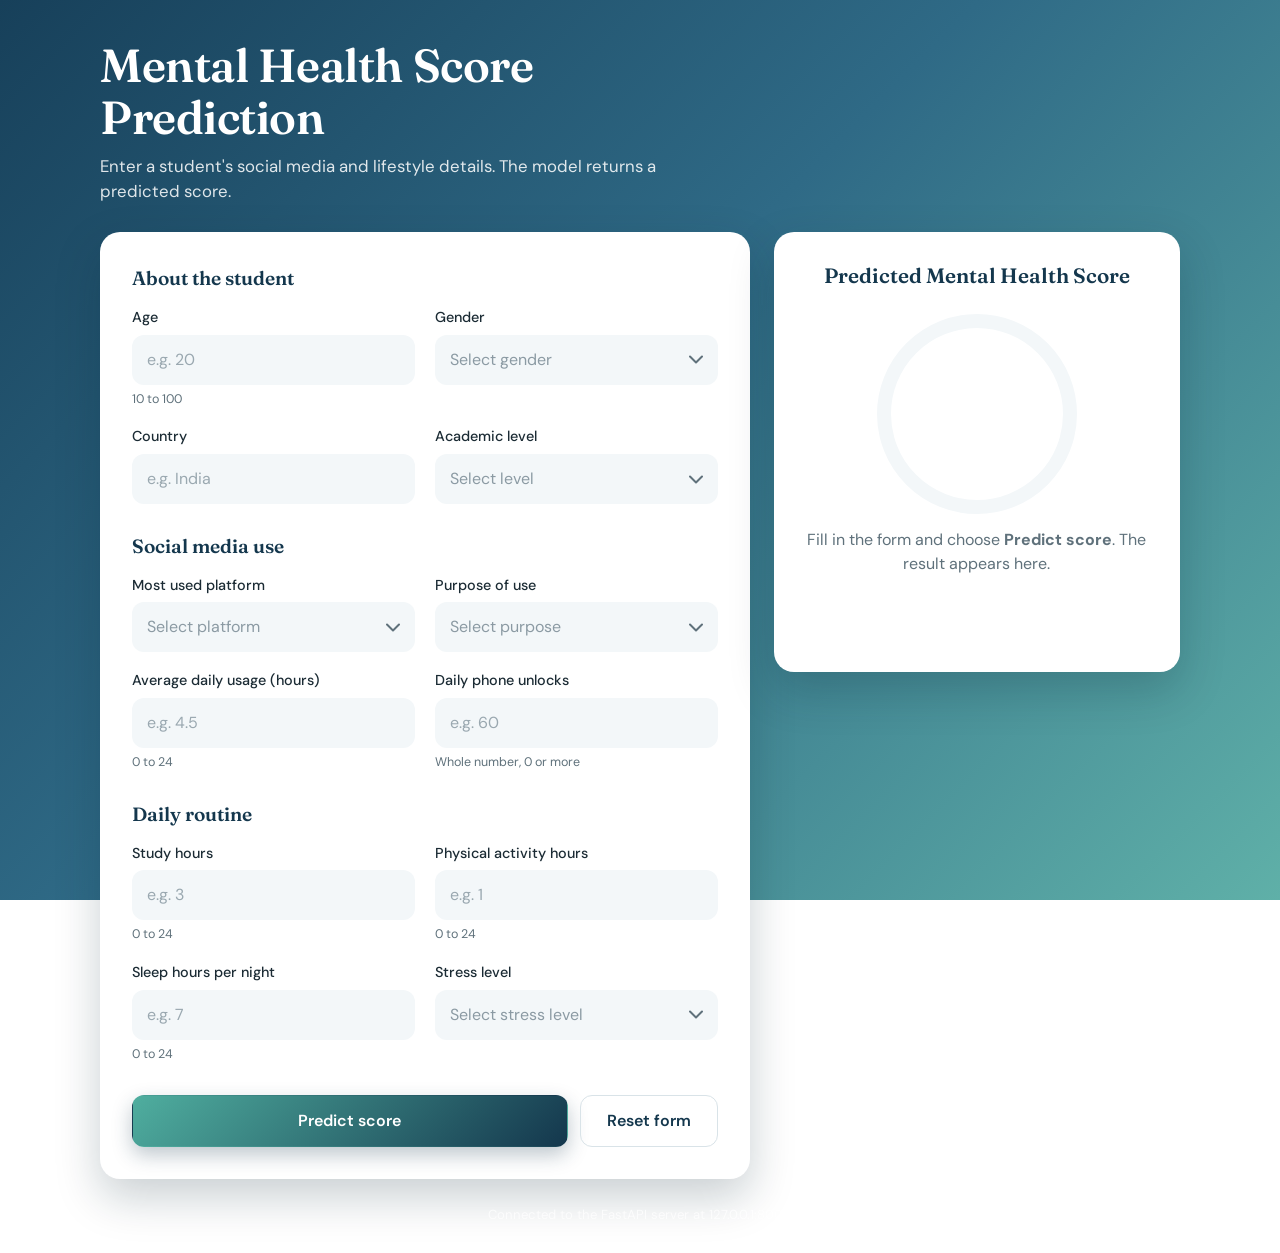
<file: index.html>
<!DOCTYPE html>
<html lang="en">
<head>
  <meta charset="UTF-8" />
  <meta name="viewport" content="width=device-width, initial-scale=1" />
  <title>Mental Health Score Prediction</title>
  <link rel="preconnect" href="https://fonts.googleapis.com" />
  <link rel="preconnect" href="https://fonts.gstatic.com" crossorigin />
  <link href="https://fonts.googleapis.com/css2?family=DM+Sans:wght@400;500;600&family=Fraunces:opsz,wght@9..144,500;9..144,600&display=swap" rel="stylesheet" />
  <link rel="stylesheet" href="style.css" />
</head>
<body>
  <div class="page">
    <header class="hero">
      <h1>Mental Health Score Prediction</h1>
      <p>Enter a student's social media and lifestyle details. The model returns a predicted score.</p>
    </header>

    <main class="layout">
      <!-- ============ FORM ============ -->
      <section class="card form-card" aria-labelledby="form-title">
        <h2 id="form-title" class="visually-hidden">Student details</h2>

        <form id="predict-form" novalidate>
          <fieldset>
            <legend>About the student</legend>
            <div class="grid">
              <div class="field">
                <label for="age">Age</label>
                <input type="number" id="age" name="age" min="10" max="100" step="1" placeholder="e.g. 20" inputmode="numeric" />
                <small class="hint">10 to 100</small>
                <span class="error-msg" role="alert"></span>
              </div>

              <div class="field">
                <label for="gender">Gender</label>
                <select id="gender" name="gender">
                  <option value="" selected disabled>Select gender</option>
                  <option value="Male">Male</option>
                  <option value="Female">Female</option>
                </select>
                <span class="error-msg" role="alert"></span>
              </div>

              <div class="field">
                <label for="country">Country</label>
                <input type="text" id="country" name="country" placeholder="e.g. India" autocomplete="country-name" />
                <span class="error-msg" role="alert"></span>
              </div>

              <div class="field">
                <label for="academic_Level">Academic level</label>
                <select id="academic_Level" name="academic_Level">
                  <option value="" selected disabled>Select level</option>
                  <option value="Undergraduate">Undergraduate</option>
                  <option value="Graduate">Graduate</option>
                  <option value="High School">High School</option>
                </select>
                <span class="error-msg" role="alert"></span>
              </div>
            </div>
          </fieldset>

          <fieldset>
            <legend>Social media use</legend>
            <div class="grid">
              <div class="field">
                <label for="most_Used_Platform">Most used platform</label>
                <select id="most_Used_Platform" name="most_Used_Platform">
                  <option value="" selected disabled>Select platform</option>
                  <option value="Facebook">Facebook</option>
                  <option value="LinkedIn">LinkedIn</option>
                  <option value="Instagram">Instagram</option>
                  <option value="Snapchat">Snapchat</option>
                  <option value="Twitter">Twitter</option>
                  <option value="YouTube">YouTube</option>
                  <option value="TikTok">TikTok</option>
                  <option value="LINE">LINE</option>
                  <option value="KakaoTalk">KakaoTalk</option>
                  <option value="VKontakte">VKontakte</option>
                  <option value="WhatsApp">WhatsApp</option>
                  <option value="WeChat">WeChat</option>
                </select>
                <span class="error-msg" role="alert"></span>
              </div>

              <div class="field">
                <label for="purpose_Of_Use">Purpose of use</label>
                <select id="purpose_Of_Use" name="purpose_Of_Use">
                  <option value="" selected disabled>Select purpose</option>
                  <option value="Networking">Networking</option>
                  <option value="Education">Education</option>
                  <option value="Entertainment">Entertainment</option>
                  <option value="News">News</option>
                </select>
                <span class="error-msg" role="alert"></span>
              </div>

              <div class="field">
                <label for="avg_Daily_Usage_Hours">Average daily usage (hours)</label>
                <input type="number" id="avg_Daily_Usage_Hours" name="avg_Daily_Usage_Hours" min="0" max="24" step="any" placeholder="e.g. 4.5" inputmode="decimal" />
                <small class="hint">0 to 24</small>
                <span class="error-msg" role="alert"></span>
              </div>

              <div class="field">
                <label for="daily_Unlocks">Daily phone unlocks</label>
                <input type="number" id="daily_Unlocks" name="daily_Unlocks" min="0" step="1" placeholder="e.g. 60" inputmode="numeric" />
                <small class="hint">Whole number, 0 or more</small>
                <span class="error-msg" role="alert"></span>
              </div>
            </div>
          </fieldset>

          <fieldset>
            <legend>Daily routine</legend>
            <div class="grid">
              <div class="field">
                <label for="study_Hours">Study hours</label>
                <input type="number" id="study_Hours" name="study_Hours" min="0" max="24" step="any" placeholder="e.g. 3" inputmode="decimal" />
                <small class="hint">0 to 24</small>
                <span class="error-msg" role="alert"></span>
              </div>

              <div class="field">
                <label for="physical_Activity_Hours">Physical activity hours</label>
                <input type="number" id="physical_Activity_Hours" name="physical_Activity_Hours" min="0" max="24" step="any" placeholder="e.g. 1" inputmode="decimal" />
                <small class="hint">0 to 24</small>
                <span class="error-msg" role="alert"></span>
              </div>

              <div class="field">
                <label for="sleep_Hours_Per_Night">Sleep hours per night</label>
                <input type="number" id="sleep_Hours_Per_Night" name="sleep_Hours_Per_Night" min="0" max="24" step="any" placeholder="e.g. 7" inputmode="decimal" />
                <small class="hint">0 to 24</small>
                <span class="error-msg" role="alert"></span>
              </div>

              <div class="field">
                <label for="stress_Level">Stress level</label>
                <select id="stress_Level" name="stress_Level">
                  <option value="" selected disabled>Select stress level</option>
                  <option value="Low">Low</option>
                  <option value="Medium">Medium</option>
                  <option value="High">High</option>
                  <option value="Very High">Very High</option>
                </select>
                <span class="error-msg" role="alert"></span>
              </div>
            </div>
          </fieldset>

          <div class="actions">
            <button type="submit" id="submit-btn" class="btn btn-primary">Predict score</button>
            <button type="button" id="reset-btn" class="btn btn-ghost">Reset form</button>
          </div>
        </form>
      </section>

      <!-- ============ RESULT ============ -->
      <aside class="card result-card" aria-live="polite" aria-labelledby="result-title">
        <h2 id="result-title">Predicted Mental Health Score</h2>

        <!-- Idle -->
        <div class="state state-idle" data-state="idle">
          <div class="ring-placeholder" aria-hidden="true"></div>
          <p>Fill in the form and choose <strong>Predict score</strong>. The result appears here.</p>
        </div>

        <!-- Loading -->
        <div class="state state-loading" data-state="loading" hidden>
          <div class="spinner" aria-hidden="true"></div>
          <p>Predicting…</p>
        </div>

        <!-- Success -->
        <div class="state state-success" data-state="success" hidden>
          <div class="ring-wrap">
            <svg class="ring" viewBox="0 0 200 200" aria-hidden="true">
              <defs>
                <linearGradient id="ringGradient" x1="0" y1="0" x2="1" y2="1">
                  <stop offset="0%" stop-color="#6fc4b5" />
                  <stop offset="100%" stop-color="#7c7fd6" />
                </linearGradient>
              </defs>
              <circle class="ring-track" cx="100" cy="100" r="88" />
              <circle class="ring-bar" id="ring-bar" cx="100" cy="100" r="88" />
            </svg>
            <div class="ring-center">
              <span class="score" id="score-value">0.00</span>
            </div>
          </div>
          <p class="result-note">Score returned by the model. The ring marks a completed prediction and does not represent a scale.</p>
        </div>

        <!-- Error -->
        <div class="state state-error" data-state="error" hidden>
          <div class="error-icon" aria-hidden="true">!</div>
          <h3>Prediction failed</h3>
          <p id="error-text">Something went wrong.</p>
          <button type="button" id="retry-btn" class="btn btn-ghost">Try again</button>
        </div>
      </aside>
    </main>

    <footer class="foot">Connected to the FastAPI server at 127.0.0.1:8000</footer>
  </div>

  <script src="script.js"></script>
</body>
</html>
</file>
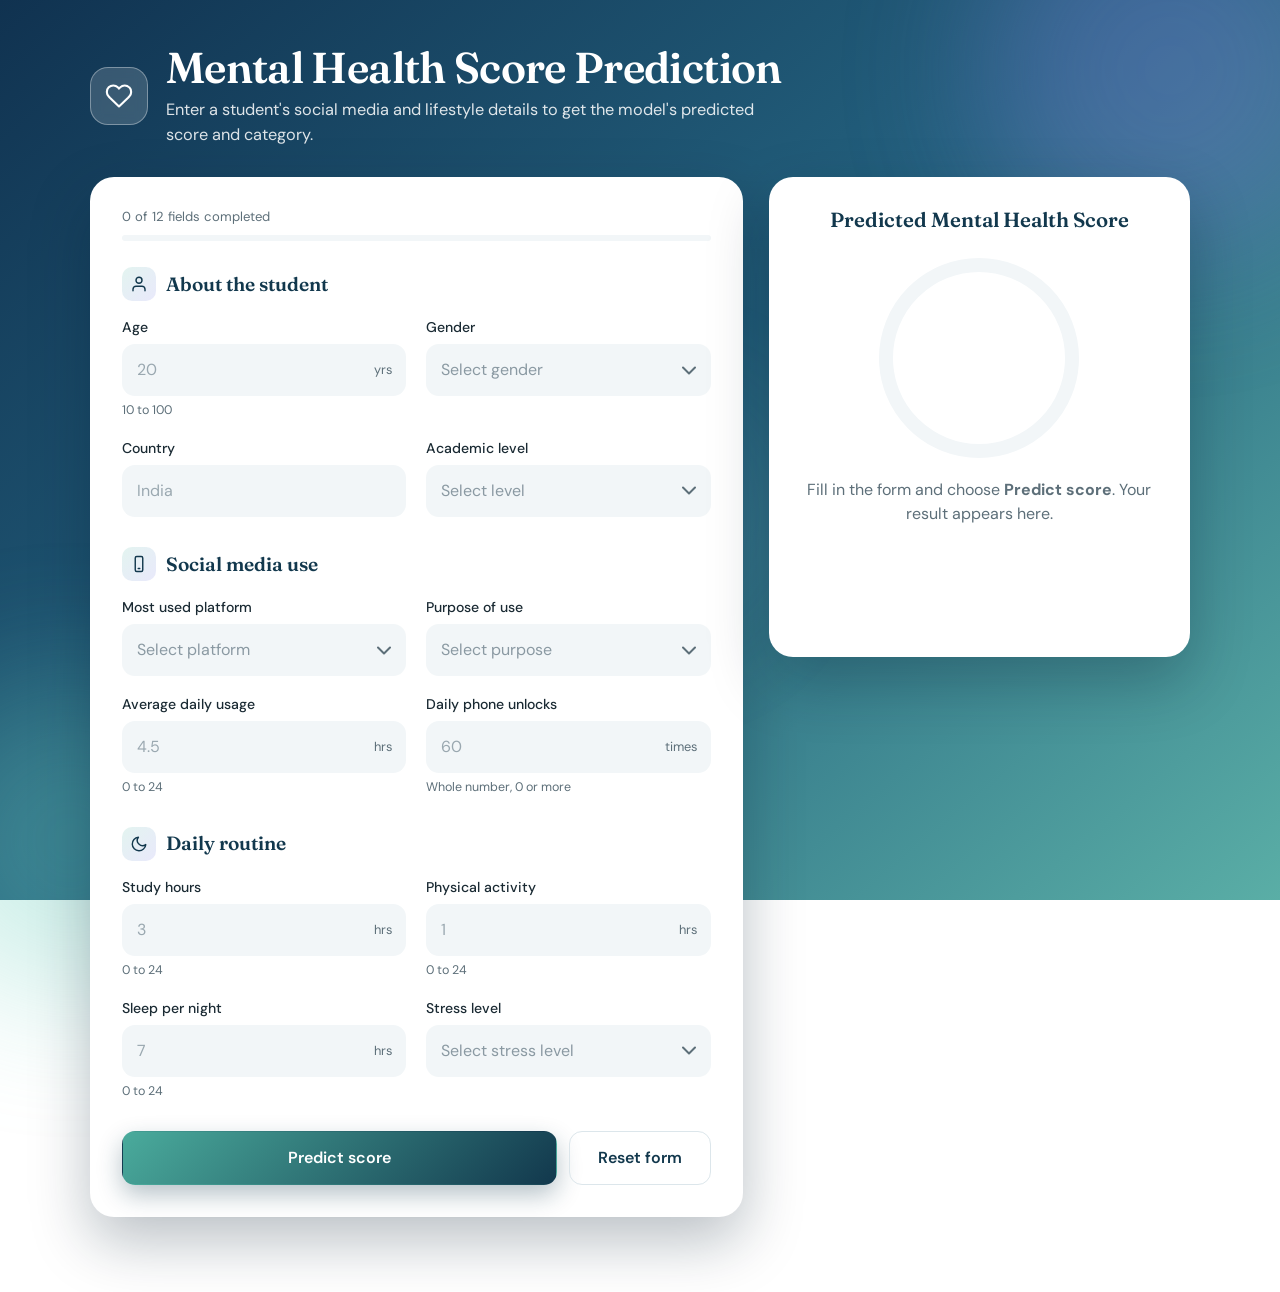
<file: public/index.html>
<!DOCTYPE html>
<html lang="en">
<head>
  <meta charset="UTF-8" />
  <meta name="viewport" content="width=device-width, initial-scale=1" />
  <title>Mental Health Score Prediction</title>
  <link rel="preconnect" href="https://fonts.googleapis.com" />
  <link rel="preconnect" href="https://fonts.gstatic.com" crossorigin />
  <link href="https://fonts.googleapis.com/css2?family=DM+Sans:wght@400;500;600&family=Fraunces:opsz,wght@9..144,500;9..144,600&display=swap" rel="stylesheet" />
  <link rel="stylesheet" href="style.css" />
</head>
<body>
  <div class="bg-shapes" aria-hidden="true"><span></span><span></span><span></span></div>

  <div class="page">
    <header class="hero">
      <div class="brand">
        <svg viewBox="0 0 24 24" aria-hidden="true"><path d="M20.8 4.6a5.5 5.5 0 0 0-7.8 0L12 5.7l-1-1.1a5.5 5.5 0 0 0-7.8 7.8l1 1.1L12 21l7.8-7.5 1-1.1a5.5 5.5 0 0 0 0-7.8z"/></svg>
      </div>
      <div>
        <h1>Mental Health Score Prediction</h1>
        <p>Enter a student's social media and lifestyle details to get the model's predicted score and category.</p>
      </div>
    </header>

    <main class="layout">
      <!-- ============ FORM ============ -->
      <section class="card form-card" aria-labelledby="form-title">
        <h2 id="form-title" class="visually-hidden">Student details</h2>

        <div class="progress" aria-hidden="true">
          <div class="progress-text"><span id="progress-label">0 of 12 fields completed</span></div>
          <div class="progress-track"><div class="progress-fill" id="progress-fill"></div></div>
        </div>

        <form id="predict-form" novalidate>
          <fieldset>
            <legend>
              <span class="legend-icon"><svg viewBox="0 0 24 24"><path d="M20 21v-2a4 4 0 0 0-4-4H8a4 4 0 0 0-4 4v2"/><circle cx="12" cy="7" r="4"/></svg></span>
              About the student
            </legend>
            <div class="grid">
              <div class="field">
                <label for="age">Age</label>
                <div class="input-wrap">
                  <input type="number" id="age" name="age" min="10" max="100" step="1" placeholder="20" inputmode="numeric" />
                  <span class="unit">yrs</span>
                </div>
                <small class="hint">10 to 100</small>
                <span class="error-msg" role="alert"></span>
              </div>

              <div class="field">
                <label for="gender">Gender</label>
                <select id="gender" name="gender">
                  <option value="" selected disabled>Select gender</option>
                  <option value="Male">Male</option>
                  <option value="Female">Female</option>
                </select>
                <span class="error-msg" role="alert"></span>
              </div>

              <div class="field">
                <label for="country">Country</label>
                <input type="text" id="country" name="country" placeholder="India" autocomplete="country-name" />
                <span class="error-msg" role="alert"></span>
              </div>

              <div class="field">
                <label for="academic_Level">Academic level</label>
                <select id="academic_Level" name="academic_Level">
                  <option value="" selected disabled>Select level</option>
                  <option value="Undergraduate">Undergraduate</option>
                  <option value="Graduate">Graduate</option>
                  <option value="High School">High School</option>
                </select>
                <span class="error-msg" role="alert"></span>
              </div>
            </div>
          </fieldset>

          <fieldset>
            <legend>
              <span class="legend-icon"><svg viewBox="0 0 24 24"><rect x="7" y="2" width="10" height="20" rx="2"/><path d="M11 18h2"/></svg></span>
              Social media use
            </legend>
            <div class="grid">
              <div class="field">
                <label for="most_Used_Platform">Most used platform</label>
                <select id="most_Used_Platform" name="most_Used_Platform">
                  <option value="" selected disabled>Select platform</option>
                  <option value="Facebook">Facebook</option>
                  <option value="LinkedIn">LinkedIn</option>
                  <option value="Instagram">Instagram</option>
                  <option value="Snapchat">Snapchat</option>
                  <option value="Twitter">Twitter</option>
                  <option value="YouTube">YouTube</option>
                  <option value="TikTok">TikTok</option>
                  <option value="LINE">LINE</option>
                  <option value="KakaoTalk">KakaoTalk</option>
                  <option value="VKontakte">VKontakte</option>
                  <option value="WhatsApp">WhatsApp</option>
                  <option value="WeChat">WeChat</option>
                </select>
                <span class="error-msg" role="alert"></span>
              </div>

              <div class="field">
                <label for="purpose_Of_Use">Purpose of use</label>
                <select id="purpose_Of_Use" name="purpose_Of_Use">
                  <option value="" selected disabled>Select purpose</option>
                  <option value="Networking">Networking</option>
                  <option value="Education">Education</option>
                  <option value="Entertainment">Entertainment</option>
                  <option value="News">News</option>
                </select>
                <span class="error-msg" role="alert"></span>
              </div>

              <div class="field">
                <label for="avg_Daily_Usage_Hours">Average daily usage</label>
                <div class="input-wrap">
                  <input type="number" id="avg_Daily_Usage_Hours" name="avg_Daily_Usage_Hours" min="0" max="24" step="any" placeholder="4.5" inputmode="decimal" />
                  <span class="unit">hrs</span>
                </div>
                <small class="hint">0 to 24</small>
                <span class="error-msg" role="alert"></span>
              </div>

              <div class="field">
                <label for="daily_Unlocks">Daily phone unlocks</label>
                <div class="input-wrap">
                  <input type="number" id="daily_Unlocks" name="daily_Unlocks" min="0" step="1" placeholder="60" inputmode="numeric" />
                  <span class="unit">times</span>
                </div>
                <small class="hint">Whole number, 0 or more</small>
                <span class="error-msg" role="alert"></span>
              </div>
            </div>
          </fieldset>

          <fieldset>
            <legend>
              <span class="legend-icon"><svg viewBox="0 0 24 24"><path d="M21 12.8A9 9 0 1 1 11.2 3a7 7 0 0 0 9.8 9.8z"/></svg></span>
              Daily routine
            </legend>
            <div class="grid">
              <div class="field">
                <label for="study_Hours">Study hours</label>
                <div class="input-wrap">
                  <input type="number" id="study_Hours" name="study_Hours" min="0" max="24" step="any" placeholder="3" inputmode="decimal" />
                  <span class="unit">hrs</span>
                </div>
                <small class="hint">0 to 24</small>
                <span class="error-msg" role="alert"></span>
              </div>

              <div class="field">
                <label for="physical_Activity_Hours">Physical activity</label>
                <div class="input-wrap">
                  <input type="number" id="physical_Activity_Hours" name="physical_Activity_Hours" min="0" max="24" step="any" placeholder="1" inputmode="decimal" />
                  <span class="unit">hrs</span>
                </div>
                <small class="hint">0 to 24</small>
                <span class="error-msg" role="alert"></span>
              </div>

              <div class="field">
                <label for="sleep_Hours_Per_Night">Sleep per night</label>
                <div class="input-wrap">
                  <input type="number" id="sleep_Hours_Per_Night" name="sleep_Hours_Per_Night" min="0" max="24" step="any" placeholder="7" inputmode="decimal" />
                  <span class="unit">hrs</span>
                </div>
                <small class="hint">0 to 24</small>
                <span class="error-msg" role="alert"></span>
              </div>

              <div class="field">
                <label for="stress_Level">Stress level</label>
                <select id="stress_Level" name="stress_Level">
                  <option value="" selected disabled>Select stress level</option>
                  <option value="Low">Low</option>
                  <option value="Medium">Medium</option>
                  <option value="High">High</option>
                  <option value="Very High">Very High</option>
                </select>
                <span class="error-msg" role="alert"></span>
              </div>
            </div>
          </fieldset>

          <div class="actions">
            <button type="submit" id="submit-btn" class="btn btn-primary">Predict score</button>
            <button type="button" id="reset-btn" class="btn btn-ghost">Reset form</button>
          </div>
        </form>
      </section>

      <!-- ============ RESULT ============ -->
      <aside class="card result-card" aria-live="polite" aria-labelledby="result-title">
        <h2 id="result-title">Predicted Mental Health Score</h2>

        <!-- Idle -->
        <div class="state state-idle" data-state="idle">
          <div class="ring-placeholder" aria-hidden="true"></div>
          <p>Fill in the form and choose <strong>Predict score</strong>. Your result appears here.</p>
        </div>

        <!-- Loading -->
        <div class="state state-loading" data-state="loading" hidden>
          <div class="spinner" aria-hidden="true"></div>
          <p>Predicting…</p>
        </div>

        <!-- Success -->
        <div class="state state-success" data-state="success" data-category="none" hidden>
          <div class="ring-wrap">
            <svg class="ring" viewBox="0 0 200 200" aria-hidden="true">
              <circle class="ring-track" cx="100" cy="100" r="88" />
              <circle class="ring-bar" id="ring-bar" cx="100" cy="100" r="88" />
            </svg>
            <div class="ring-center">
              <span class="score" id="score-value">0.00</span>
            </div>
          </div>

          <span class="category-badge" id="category-badge">
            <span class="dot" aria-hidden="true"></span>
            <span id="category-label">Category</span>
          </span>
          <p class="category-explain" id="category-explain"></p>

          <div class="scale" id="scale" aria-hidden="true">
            <div class="scale-track">
              <div class="scale-bar" id="scale-bar"></div>
              <div class="scale-marker" id="scale-marker"></div>
            </div>
            <div class="scale-ticks" id="scale-ticks"></div>
          </div>

          <p class="disclaimer">Educational ML-based estimate, not a medical diagnosis.</p>
        </div>

        <!-- Error -->
        <div class="state state-error" data-state="error" hidden>
          <div class="error-icon" aria-hidden="true">!</div>
          <h3>Prediction failed</h3>
          <p id="error-text">Something went wrong.</p>
          <button type="button" id="retry-btn" class="btn btn-ghost">Try again</button>
        </div>
      </aside>
    </main>

    <footer class="foot">Connected to the FastAPI server at 127.0.0.1:8000</footer>
  </div>

  <script src="script.js"></script>
</body>
</html>
</file>
<file: style.css>
/* ---------- Tokens ---------- */
:root {
  --tide: #14374d;
  --ink: #1b2b34;
  --muted: #5f717b;
  --line: #d9e3e8;
  --mist: #f3f7f9;
  --seafoam: #4fae9f;
  --seafoam-dark: #3a8f82;
  --lavender: #7c7fd6;
  --danger: #c0392b;
  --danger-bg: #fdeeec;
  --paper: #ffffff;

  --font-display: "Fraunces", Georgia, "Times New Roman", serif;
  --font-body: "DM Sans", system-ui, -apple-system, "Segoe UI", Roboto, sans-serif;

  --ring-circumference: 552.92; /* 2 * PI * 88 */
}

*,
*::before,
*::after { box-sizing: border-box; }

html { -webkit-text-size-adjust: 100%; }

body {
  margin: 0;
  font-family: var(--font-body);
  color: var(--ink);
  line-height: 1.5;
  min-height: 100vh;
  background: linear-gradient(135deg, #17405a 0%, #2f6a86 45%, #5fb0a8 100%);
  background-attachment: fixed;
}

.visually-hidden {
  position: absolute !important;
  width: 1px; height: 1px;
  overflow: hidden;
  clip: rect(0 0 0 0);
  white-space: nowrap;
}

/* ---------- Page ---------- */
.page {
  max-width: 1120px;
  margin: 0 auto;
  padding: 40px 20px 28px;
}

.hero {
  color: #fff;
  max-width: 640px;
  margin-bottom: 28px;
}

.hero h1 {
  font-family: var(--font-display);
  font-weight: 600;
  font-size: clamp(1.9rem, 4.5vw, 2.9rem);
  line-height: 1.12;
  letter-spacing: -0.01em;
  margin: 0 0 10px;
}

.hero p {
  margin: 0;
  font-size: 1.05rem;
  color: rgba(255, 255, 255, 0.86);
  max-width: 52ch;
}

.layout {
  display: grid;
  grid-template-columns: minmax(0, 1.6fr) minmax(0, 1fr);
  gap: 24px;
  align-items: start;
}

.card {
  background: var(--paper);
  border-radius: 20px;
  box-shadow: 0 18px 45px rgba(10, 35, 50, 0.22);
}

/* ---------- Form ---------- */
.form-card { padding: 32px; }

fieldset {
  border: 0;
  padding: 0;
  margin: 0 0 28px;
  min-width: 0;
}

legend {
  font-family: var(--font-display);
  font-weight: 600;
  font-size: 1.2rem;
  color: var(--tide);
  padding: 0;
  margin-bottom: 14px;
}

.grid {
  display: grid;
  grid-template-columns: repeat(2, minmax(0, 1fr));
  gap: 18px 20px;
}

.field { display: flex; flex-direction: column; }

.field label {
  font-size: 0.9rem;
  font-weight: 500;
  margin-bottom: 6px;
  color: var(--ink);
}

.field input,
.field select {
  width: 100%;
  font: inherit;
  font-size: 1rem;
  color: var(--ink);
  background: var(--mist);
  border: 1.5px solid transparent;
  border-radius: 12px;
  padding: 12px 14px;
  transition: border-color 0.2s, background-color 0.2s, box-shadow 0.2s;
}

.field select {
  appearance: none;
  -webkit-appearance: none;
  padding-right: 40px;
  cursor: pointer;
  background-image: url("data:image/svg+xml,%3Csvg xmlns='http://www.w3.org/2000/svg' width='14' height='9' viewBox='0 0 14 9' fill='none'%3E%3Cpath d='M1 1.5l6 6 6-6' stroke='%235f717b' stroke-width='2' stroke-linecap='round' stroke-linejoin='round'/%3E%3C/svg%3E");
  background-repeat: no-repeat;
  background-position: right 14px center;
}

.field select:invalid,
.field select:has(option[value=""]:checked) { color: #8b9aa3; }
.field select option { color: var(--ink); }

.field input::placeholder { color: #9aa8b0; }

.field input:hover,
.field select:hover { border-color: var(--line); }

.field input:focus,
.field select:focus {
  outline: none;
  background-color: #fff;
  border-color: var(--seafoam);
  box-shadow: 0 0 0 4px rgba(79, 174, 159, 0.18);
}

.hint {
  margin-top: 5px;
  font-size: 0.78rem;
  color: var(--muted);
}

.error-msg {
  display: none;
  margin-top: 5px;
  font-size: 0.8rem;
  color: var(--danger);
}

.field.invalid input,
.field.invalid select {
  border-color: var(--danger);
  background-color: var(--danger-bg);
}
.field.invalid .error-msg { display: block; }
.field.invalid .hint { display: none; }

/* ---------- Buttons ---------- */
.actions {
  display: flex;
  gap: 12px;
  flex-wrap: wrap;
  padding-top: 4px;
}

.btn {
  font: inherit;
  font-weight: 600;
  font-size: 1rem;
  border-radius: 12px;
  padding: 13px 26px;
  cursor: pointer;
  border: 1.5px solid transparent;
  transition: transform 0.15s, box-shadow 0.2s, background-color 0.2s, border-color 0.2s;
}

.btn:focus-visible {
  outline: 3px solid rgba(124, 127, 214, 0.55);
  outline-offset: 2px;
}

.btn-primary {
  flex: 1 1 200px;
  color: #fff;
  background: linear-gradient(135deg, var(--seafoam) 0%, var(--tide) 100%);
  box-shadow: 0 8px 20px rgba(20, 55, 77, 0.28);
}

.btn-primary:hover:not(:disabled) {
  transform: translateY(-2px);
  box-shadow: 0 12px 26px rgba(20, 55, 77, 0.34);
}
.btn-primary:active:not(:disabled) { transform: translateY(0); }

.btn-primary:disabled {
  opacity: 0.65;
  cursor: not-allowed;
}

.btn-ghost {
  color: var(--tide);
  background: transparent;
  border-color: var(--line);
}
.btn-ghost:hover {
  background: var(--mist);
  border-color: var(--tide);
}

/* ---------- Result card ---------- */
.result-card {
  padding: 28px;
  position: sticky;
  top: 20px;
  text-align: center;
  min-height: 440px;
}

.result-card h2 {
  font-family: var(--font-display);
  font-weight: 600;
  font-size: 1.3rem;
  color: var(--tide);
  margin: 0 0 22px;
}

.state[hidden] { display: none; }

.state {
  display: flex;
  flex-direction: column;
  align-items: center;
  gap: 14px;
}

.state p {
  margin: 0;
  color: var(--muted);
  max-width: 32ch;
}

.ring-placeholder {
  width: 200px;
  height: 200px;
  border-radius: 50%;
  border: 14px solid var(--mist);
}

/* Loading */
.spinner {
  width: 64px;
  height: 64px;
  margin: 62px 0 18px;
  border-radius: 50%;
  border: 6px solid var(--mist);
  border-top-color: var(--seafoam);
  border-right-color: var(--lavender);
  animation: spin 0.9s linear infinite;
}
@keyframes spin { to { transform: rotate(360deg); } }

/* Success */
.ring-wrap {
  position: relative;
  width: 220px;
  height: 220px;
}

.ring {
  width: 100%;
  height: 100%;
  transform: rotate(-90deg);
}

.ring-track,
.ring-bar {
  fill: none;
  stroke-width: 14;
}

.ring-track { stroke: var(--mist); }

.ring-bar {
  stroke: url(#ringGradient);
  stroke-linecap: round;
  stroke-dasharray: var(--ring-circumference);
  stroke-dashoffset: var(--ring-circumference);
}

.ring-bar.animate {
  animation: ring-fill 1.3s cubic-bezier(0.22, 0.8, 0.3, 1) forwards;
}

@keyframes ring-fill { to { stroke-dashoffset: 0; } }

.ring-center {
  position: absolute;
  inset: 0;
  display: flex;
  align-items: center;
  justify-content: center;
  padding: 0 30px;
}

.score {
  font-family: var(--font-display);
  font-weight: 600;
  font-size: 3.1rem;
  line-height: 1;
  color: var(--tide);
  font-variant-numeric: tabular-nums;
  letter-spacing: -0.02em;
  overflow-wrap: anywhere;
}

.result-note {
  font-size: 0.82rem;
  margin-top: 6px;
}

/* Error */
.state-error { padding-top: 24px; }

.error-icon {
  width: 56px;
  height: 56px;
  display: grid;
  place-items: center;
  border-radius: 50%;
  background: var(--danger-bg);
  color: var(--danger);
  font-family: var(--font-display);
  font-size: 1.8rem;
  font-weight: 600;
}

.state-error h3 {
  margin: 0;
  font-size: 1.1rem;
  color: var(--ink);
}

.state-error p {
  color: var(--danger);
  background: var(--danger-bg);
  border-radius: 12px;
  padding: 12px 14px;
  font-size: 0.92rem;
  text-align: left;
  max-width: none;
  width: 100%;
  overflow-wrap: anywhere;
}

/* ---------- Footer ---------- */
.foot {
  margin-top: 26px;
  text-align: center;
  font-size: 0.82rem;
  color: rgba(255, 255, 255, 0.72);
}

/* ---------- Responsive ---------- */
@media (max-width: 900px) {
  .layout { grid-template-columns: minmax(0, 1fr); }
  .result-card { position: static; min-height: 0; }
}

@media (max-width: 560px) {
  .page { padding: 28px 14px 22px; }
  .form-card, .result-card { padding: 22px 18px; }
  .grid { grid-template-columns: minmax(0, 1fr); }
  .btn { width: 100%; }
}

@media (prefers-reduced-motion: reduce) {
  *, *::before, *::after {
    animation-duration: 0.01ms !important;
    animation-iteration-count: 1 !important;
    transition-duration: 0.01ms !important;
  }
}
</file>
<file: public/style.css>
/* ---------- Tokens ---------- */
:root {
  --tide: #12384d;
  --ink: #1a2a33;
  --muted: #5d6f79;
  --line: #dce6eb;
  --mist: #f2f6f8;
  --seafoam: #4aab9c;
  --lavender: #7c7fd6;
  --paper: #ffffff;
  --danger: #c0392b;
  --danger-bg: #fdeeec;

  --low: #e5484d;
  --medium: #f5b301;
  --good: #2f7de1;
  --very-good: #2fa968;

  --font-display: "Fraunces", Georgia, "Times New Roman", serif;
  --font-body: "DM Sans", system-ui, -apple-system, "Segoe UI", Roboto, sans-serif;

  --ring-circumference: 552.92; /* 2 * PI * 88 */
}

*, *::before, *::after { box-sizing: border-box; }
html { -webkit-text-size-adjust: 100%; }

body {
  margin: 0;
  font-family: var(--font-body);
  color: var(--ink);
  line-height: 1.5;
  min-height: 100vh;
  background: linear-gradient(140deg, #103250 0%, #23607d 48%, #5aaea6 100%);
  background-attachment: fixed;
  position: relative;
  overflow-x: hidden;
}

.visually-hidden {
  position: absolute !important;
  width: 1px; height: 1px;
  overflow: hidden;
  clip: rect(0 0 0 0);
  white-space: nowrap;
}

/* Soft background shapes */
.bg-shapes { position: fixed; inset: 0; pointer-events: none; z-index: 0; }
.bg-shapes span {
  position: absolute;
  border-radius: 50%;
  filter: blur(70px);
  opacity: 0.35;
}
.bg-shapes span:nth-child(1) { width: 380px; height: 380px; background: #7c7fd6; top: -120px; right: -80px; }
.bg-shapes span:nth-child(2) { width: 320px; height: 320px; background: #6fd0bf; bottom: -100px; left: -90px; }
.bg-shapes span:nth-child(3) { width: 220px; height: 220px; background: #8fc6ee; top: 45%; left: 42%; opacity: 0.18; }

/* ---------- Page ---------- */
.page {
  position: relative;
  z-index: 1;
  max-width: 1140px;
  margin: 0 auto;
  padding: 44px 20px 28px;
}

.hero {
  display: flex;
  align-items: center;
  gap: 18px;
  color: #fff;
  margin-bottom: 30px;
}

.brand {
  flex: none;
  width: 58px;
  height: 58px;
  border-radius: 18px;
  display: grid;
  place-items: center;
  background: rgba(255, 255, 255, 0.16);
  border: 1px solid rgba(255, 255, 255, 0.35);
  backdrop-filter: blur(6px);
}
.brand svg {
  width: 28px; height: 28px;
  fill: none; stroke: #fff; stroke-width: 1.8;
  stroke-linecap: round; stroke-linejoin: round;
}

.hero h1 {
  font-family: var(--font-display);
  font-weight: 600;
  font-size: clamp(1.7rem, 4.2vw, 2.7rem);
  line-height: 1.12;
  letter-spacing: -0.015em;
  margin: 0 0 6px;
}
.hero p {
  margin: 0;
  font-size: 1.02rem;
  color: rgba(255, 255, 255, 0.86);
  max-width: 56ch;
}

.layout {
  display: grid;
  grid-template-columns: minmax(0, 1.55fr) minmax(0, 1fr);
  gap: 26px;
  align-items: start;
  animation: rise 0.7s cubic-bezier(0.2, 0.8, 0.3, 1) both;
}

@keyframes rise {
  from { opacity: 0; transform: translateY(16px); }
  to   { opacity: 1; transform: translateY(0); }
}

.card {
  background: var(--paper);
  border-radius: 24px;
  box-shadow: 0 24px 60px rgba(8, 30, 48, 0.28);
}

/* ---------- Form ---------- */
.form-card { padding: 30px 32px 32px; }

.progress { margin-bottom: 26px; }
.progress-text {
  font-size: 0.82rem;
  color: var(--muted);
  margin-bottom: 8px;
}
.progress-track {
  height: 6px;
  border-radius: 999px;
  background: var(--mist);
  overflow: hidden;
}
.progress-fill {
  height: 100%;
  width: 0;
  border-radius: 999px;
  background: linear-gradient(90deg, var(--seafoam), var(--lavender));
  transition: width 0.35s ease;
}

fieldset {
  border: 0;
  padding: 0;
  margin: 0 0 30px;
  min-width: 0;
}

legend {
  display: flex;
  align-items: center;
  gap: 10px;
  font-family: var(--font-display);
  font-weight: 600;
  font-size: 1.2rem;
  color: var(--tide);
  padding: 0;
  margin-bottom: 16px;
}

.legend-icon {
  width: 34px; height: 34px;
  border-radius: 10px;
  display: grid;
  place-items: center;
  background: linear-gradient(135deg, #e3f4f0, #e9e9fb);
}
.legend-icon svg {
  width: 18px; height: 18px;
  fill: none; stroke: var(--tide); stroke-width: 1.9;
  stroke-linecap: round; stroke-linejoin: round;
}

.grid {
  display: grid;
  grid-template-columns: repeat(2, minmax(0, 1fr));
  gap: 18px 20px;
}

.field { display: flex; flex-direction: column; }

.field label {
  font-size: 0.88rem;
  font-weight: 500;
  margin-bottom: 6px;
}

.input-wrap { position: relative; }
.input-wrap input { padding-right: 56px; }
.unit {
  position: absolute;
  right: 14px;
  top: 50%;
  transform: translateY(-50%);
  font-size: 0.8rem;
  color: var(--muted);
  pointer-events: none;
}

.field input,
.field select {
  width: 100%;
  font: inherit;
  font-size: 1rem;
  color: var(--ink);
  background: var(--mist);
  border: 1.5px solid transparent;
  border-radius: 13px;
  padding: 13px 14px;
  transition: border-color 0.2s, background-color 0.2s, box-shadow 0.2s;
}

input[type="number"] { -moz-appearance: textfield; appearance: textfield; }
input[type="number"]::-webkit-inner-spin-button,
input[type="number"]::-webkit-outer-spin-button { -webkit-appearance: none; margin: 0; }

.field select {
  appearance: none;
  -webkit-appearance: none;
  padding-right: 40px;
  cursor: pointer;
  background-image: url("data:image/svg+xml,%3Csvg xmlns='http://www.w3.org/2000/svg' width='14' height='9' viewBox='0 0 14 9' fill='none'%3E%3Cpath d='M1 1.5l6 6 6-6' stroke='%235d6f79' stroke-width='2' stroke-linecap='round' stroke-linejoin='round'/%3E%3C/svg%3E");
  background-repeat: no-repeat;
  background-position: right 14px center;
}
.field select:has(option[value=""]:checked) { color: #8a99a2; }
.field select option { color: var(--ink); }
.field input::placeholder { color: #9aa8b0; }

.field input:hover,
.field select:hover { border-color: var(--line); }

.field input:focus,
.field select:focus {
  outline: none;
  background-color: #fff;
  border-color: var(--seafoam);
  box-shadow: 0 0 0 4px rgba(74, 171, 156, 0.2);
}

.hint { margin-top: 5px; font-size: 0.78rem; color: var(--muted); }

.error-msg { display: none; margin-top: 5px; font-size: 0.8rem; color: var(--danger); }
.field.invalid input,
.field.invalid select { border-color: var(--danger); background-color: var(--danger-bg); }
.field.invalid .error-msg { display: block; }
.field.invalid .hint { display: none; }

/* ---------- Buttons ---------- */
.actions { display: flex; gap: 12px; flex-wrap: wrap; }

.btn {
  font: inherit;
  font-weight: 600;
  font-size: 1rem;
  border-radius: 13px;
  padding: 14px 28px;
  cursor: pointer;
  border: 1.5px solid transparent;
  transition: transform 0.15s, box-shadow 0.2s, background-color 0.2s, border-color 0.2s;
}
.btn:focus-visible { outline: 3px solid rgba(124, 127, 214, 0.55); outline-offset: 2px; }

.btn-primary {
  flex: 1 1 220px;
  color: #fff;
  background: linear-gradient(135deg, var(--seafoam) 0%, var(--tide) 100%);
  box-shadow: 0 10px 24px rgba(18, 56, 77, 0.3);
}
.btn-primary:hover:not(:disabled) { transform: translateY(-2px); box-shadow: 0 14px 30px rgba(18, 56, 77, 0.36); }
.btn-primary:active:not(:disabled) { transform: translateY(0); }
.btn-primary:disabled { opacity: 0.65; cursor: not-allowed; }

.btn-ghost { color: var(--tide); background: transparent; border-color: var(--line); }
.btn-ghost:hover { background: var(--mist); border-color: var(--tide); }

/* ---------- Result card ---------- */
.result-card {
  padding: 28px 26px;
  position: sticky;
  top: 20px;
  text-align: center;
  min-height: 480px;
}

.result-card h2 {
  font-family: var(--font-display);
  font-weight: 600;
  font-size: 1.28rem;
  color: var(--tide);
  margin: 0 0 22px;
}

.state[hidden] { display: none; }
.state { display: flex; flex-direction: column; align-items: center; gap: 14px; }
.state p { margin: 0; color: var(--muted); max-width: 34ch; }

.ring-placeholder {
  width: 200px; height: 200px;
  border-radius: 50%;
  border: 14px solid var(--mist);
  margin-bottom: 6px;
}

/* Loading */
.spinner {
  width: 66px; height: 66px;
  margin: 70px 0 16px;
  border-radius: 50%;
  border: 6px solid var(--mist);
  border-top-color: var(--seafoam);
  border-right-color: var(--lavender);
  animation: spin 0.9s linear infinite;
}
@keyframes spin { to { transform: rotate(360deg); } }

/* Success */
.state-success {
  --cat: var(--muted);
  --cat-bg: var(--mist);
  --cat-text: var(--ink);
}
.state-success[data-category="low"]       { --cat: var(--low);       --cat-bg: #fdecec; --cat-text: #8f1f23; }
.state-success[data-category="medium"]    { --cat: var(--medium);    --cat-bg: #fff3c4; --cat-text: #6b5000; }
.state-success[data-category="good"]      { --cat: var(--good);      --cat-bg: #e4eefc; --cat-text: #174a94; }
.state-success[data-category="very-good"] { --cat: var(--very-good); --cat-bg: #e1f5e9; --cat-text: #17633a; }

.ring-wrap { position: relative; width: 220px; height: 220px; }
.ring { width: 100%; height: 100%; transform: rotate(-90deg); }
.ring-track, .ring-bar { fill: none; stroke-width: 14; }
.ring-track { stroke: var(--mist); }
.ring-bar {
  stroke: var(--cat);
  stroke-linecap: round;
  stroke-dasharray: var(--ring-circumference);
  stroke-dashoffset: var(--ring-circumference);
}
.ring-bar.animate { animation: ring-fill 1.3s cubic-bezier(0.22, 0.8, 0.3, 1) forwards; }
@keyframes ring-fill { to { stroke-dashoffset: var(--ring-offset, 0); } }

.ring-center {
  position: absolute; inset: 0;
  display: flex; align-items: center; justify-content: center;
  padding: 0 30px;
}
.score {
  font-family: var(--font-display);
  font-weight: 600;
  font-size: 3.2rem;
  line-height: 1;
  color: var(--tide);
  font-variant-numeric: tabular-nums;
  letter-spacing: -0.02em;
}

.category-badge {
  display: inline-flex;
  align-items: center;
  gap: 9px;
  padding: 9px 22px;
  border-radius: 999px;
  font-weight: 600;
  font-size: 1.05rem;
  color: var(--cat-text);
  background: var(--cat-bg);
  border: 1.5px solid var(--cat);
  animation: badge-pop 0.55s cubic-bezier(0.3, 1.5, 0.5, 1) 0.9s both;
}
.category-badge .dot { width: 10px; height: 10px; border-radius: 50%; background: var(--cat); }

.category-explain {
  color: var(--ink);
  font-size: 0.95rem;
  animation: fade-in 0.6s ease 1.1s both;
}

/* Score scale */
.scale {
  width: 100%;
  margin-top: 4px;
  padding: 0 6px;
  animation: fade-in 0.6s ease 1.2s both;
}
.scale-track { position: relative; padding-top: 14px; }
.scale-bar { display: flex; height: 10px; border-radius: 999px; overflow: hidden; gap: 2px; }
.scale-seg { height: 100%; }
.scale-seg[data-c="low"]       { background: var(--low); }
.scale-seg[data-c="medium"]    { background: var(--medium); }
.scale-seg[data-c="good"]      { background: var(--good); }
.scale-seg[data-c="very-good"] { background: var(--very-good); }

.scale-marker {
  position: absolute;
  top: 0;
  left: 0;
  width: 0; height: 0;
  transition: left 1.1s cubic-bezier(0.22, 0.8, 0.3, 1) 0.2s;
}
.scale-marker::before {
  content: "";
  position: absolute;
  left: -7px; top: 0;
  border-left: 7px solid transparent;
  border-right: 7px solid transparent;
  border-top: 10px solid var(--tide);
}

.scale-ticks { position: relative; height: 22px; margin-top: 6px; }
.scale-ticks span {
  position: absolute;
  top: 0;
  transform: translateX(-50%);
  font-size: 0.72rem;
  color: var(--muted);
  font-variant-numeric: tabular-nums;
}
.scale-ticks span:first-child { transform: translateX(0); }
.scale-ticks span:last-child  { transform: translateX(-100%); }

.disclaimer {
  font-size: 0.78rem;
  padding-top: 14px;
  margin-top: 4px;
  border-top: 1px solid var(--line);
  width: 100%;
  max-width: none !important;
  animation: fade-in 0.6s ease 1.3s both;
}

@keyframes badge-pop { from { opacity: 0; transform: scale(0.7); } to { opacity: 1; transform: scale(1); } }
@keyframes fade-in { from { opacity: 0; transform: translateY(6px); } to { opacity: 1; transform: translateY(0); } }

/* Error */
.state-error { padding-top: 24px; }
.error-icon {
  width: 58px; height: 58px;
  display: grid; place-items: center;
  border-radius: 50%;
  background: var(--danger-bg);
  color: var(--danger);
  font-family: var(--font-display);
  font-size: 1.8rem;
  font-weight: 600;
}
.state-error h3 { margin: 0; font-size: 1.1rem; }
.state-error p {
  color: var(--danger);
  background: var(--danger-bg);
  border-radius: 12px;
  padding: 12px 14px;
  font-size: 0.92rem;
  text-align: left;
  max-width: none;
  width: 100%;
  overflow-wrap: anywhere;
}

/* ---------- Footer ---------- */
.foot {
  margin-top: 28px;
  text-align: center;
  font-size: 0.82rem;
  color: rgba(255, 255, 255, 0.75);
}

/* ---------- Responsive ---------- */
@media (max-width: 900px) {
  .layout { grid-template-columns: minmax(0, 1fr); }
  .result-card { position: static; min-height: 0; }
}

@media (max-width: 560px) {
  .page { padding: 28px 14px 22px; }
  .hero { flex-direction: column; align-items: flex-start; gap: 14px; }
  .form-card, .result-card { padding: 22px 18px; }
  .grid { grid-template-columns: minmax(0, 1fr); }
  .btn { width: 100%; }
}

@media (prefers-reduced-motion: reduce) {
  *, *::before, *::after {
    animation-duration: 0.01ms !important;
    animation-delay: 0s !important;
    animation-iteration-count: 1 !important;
    transition-duration: 0.01ms !important;
    transition-delay: 0s !important;
  }
}
</file>
